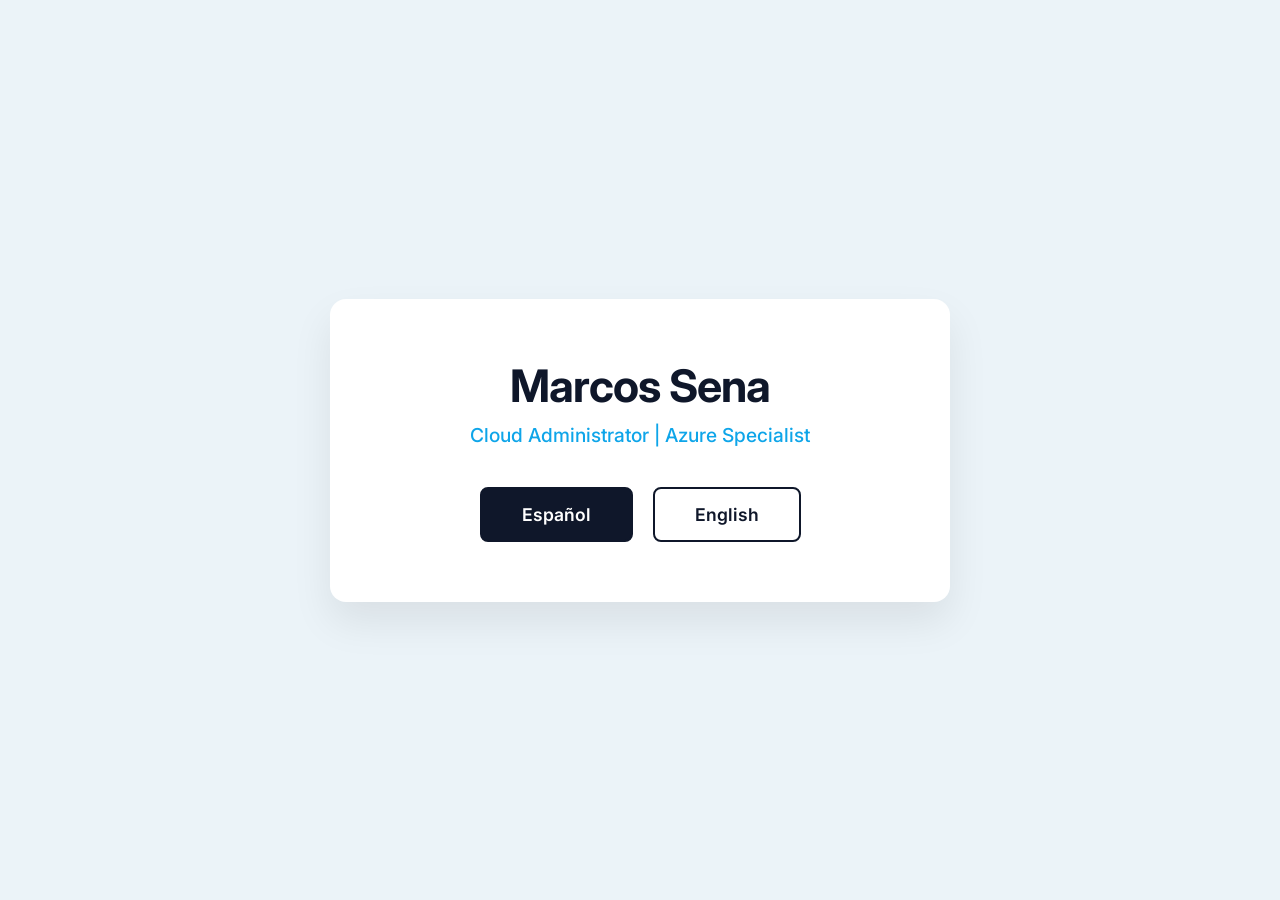
<file: FrontEnd/index.html>
<!DOCTYPE html>
<html lang="es">
<head>
    <meta charset="UTF-8">
    <meta name="viewport" content="width=device-width, initial-scale=1.0">
    <title>Marcos Sena - Cloud Administrator</title>
    <link href="https://fonts.googleapis.com/css2?family=Inter:wght@300;400;500;600;700&display=swap" rel="stylesheet">
    <link rel="icon" href="data:image/svg+xml,<svg xmlns=%22http://www.w3.org/2000/svg%22 viewBox=%220 0 100 100%22><text y=%22.9em%22 font-size=%2290%22>☁️</text></svg>">
    <style>
        body {
            font-family: 'Inter', sans-serif;
            background-color: #ebf3f8;
            margin: 0;
            height: 100vh;
            display: flex;
            align-items: center;
            justify-content: center;
            color: #0f172a;
        }
        .splash-card {
            background-color: #ffffff;
            padding: 60px;
            border-radius: 16px;
            box-shadow: 0 20px 40px rgba(0, 0, 0, 0.08);
            text-align: center;
            max-width: 500px;
            width: 90%;
            animation: fadeIn 0.8s ease-out;
        }
        @keyframes fadeIn {
            from { opacity: 0; transform: translateY(20px); }
            to { opacity: 1; transform: translateY(0); }
        }
        h1 {
            font-size: 2.8em;
            margin: 0 0 10px 0;
            letter-spacing: -1px;
        }
        p {
            font-size: 1.2em;
            color: #0ea5e9;
            font-weight: 500;
            margin: 0 0 40px 0;
        }
        .btn-group {
            display: flex;
            gap: 20px;
            justify-content: center;
            flex-wrap: wrap;
        }
        .btn {
            display: inline-block;
            padding: 15px 40px;
            font-size: 1.1em;
            font-weight: 600;
            text-decoration: none;
            border-radius: 8px;
            transition: all 0.3s ease;
        }
        .btn-es {
            background-color: #0f172a;
            color: #ffffff;
            border: 2px solid #0f172a;
        }
        .btn-es:hover {
            background-color: #1e293b;
            transform: translateY(-2px);
            box-shadow: 0 10px 20px rgba(15, 23, 42, 0.2);
        }
        .btn-en {
            background-color: transparent;
            color: #0f172a;
            border: 2px solid #0f172a;
        }
        .btn-en:hover {
            background-color: #f8fafc;
            transform: translateY(-2px);
            box-shadow: 0 10px 20px rgba(15, 23, 42, 0.1);
        }
    </style>
</head>
<body>
    <div class="splash-card">
        <h1>Marcos Sena</h1>
        <p>Cloud Administrator | Azure Specialist</p>
        <div class="btn-group">
            <a href="resume-es.html" class="btn btn-es">Español</a>
            <a href="resume-en.html" class="btn btn-en">English</a>
        </div>
    </div>
</body>
</html>
</file>
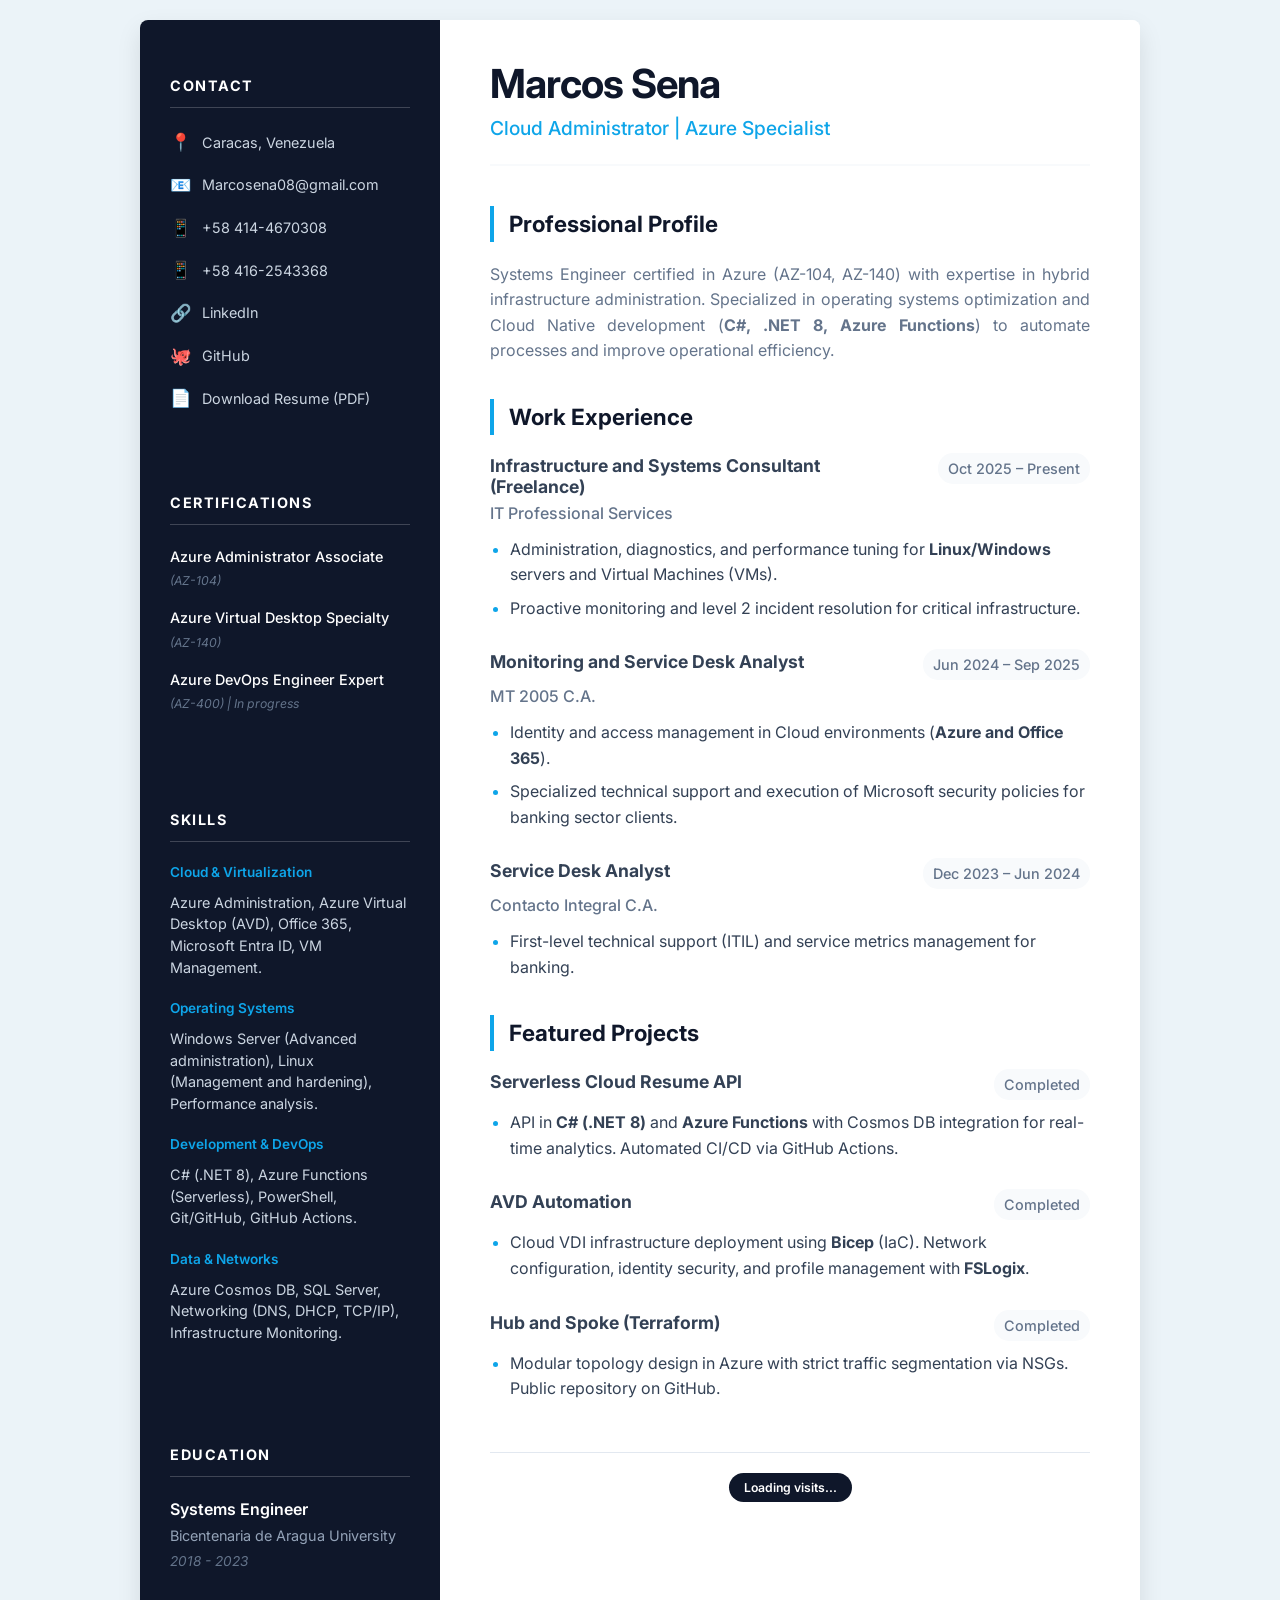
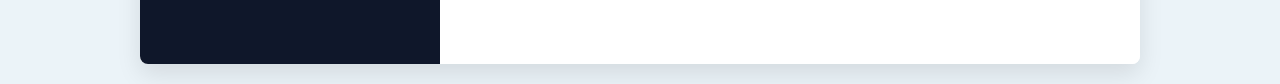
<file: FrontEnd/resume-en.html>
<!DOCTYPE html>
<html lang="en">

<head>
    <meta charset="UTF-8">
    <meta name="viewport" content="width=device-width, initial-scale=1.0">
    <title>Resume - Marcos Sena</title>
    <link rel="stylesheet" href="style.css">
    <link rel="icon"
        href="data:image/svg+xml,<svg xmlns=%22http://www.w3.org/2000/svg%22 viewBox=%220 0 100 100%22><text y=%22.9em%22 font-size=%2290%22>☁️</text></svg>">
</head>

<body>
    <div class="resume-container">
        <!-- Sidebar (Left Column) -->
        <aside class="sidebar">
            <section>
                <h3>Contact</h3>
                <div class="contact-info">
                    <div class="contact-item">
                        <span>📍</span> Caracas, Venezuela
                    </div>
                    <a href="mailto:Marcosena08@gmail.com" class="contact-item">
                        <span>📧</span> Marcosena08@gmail.com
                    </a>
                    <a href="tel:+584144670308" class="contact-item">
                        <span>📱</span> +58 414-4670308
                    </a>
                    <a href="tel:+584162543368" class="contact-item">
                        <span>📱</span> +58 416-2543368
                    </a>
                    <a href="https://www.linkedin.com/in/marcos-sena-954158252" target="_blank" class="contact-item">
                        <span>🔗</span> LinkedIn
                    </a>
                    <a href="https://github.com/Manicrai" class="contact-item">
                        <span>🐙</span> GitHub
                    </a>
                    <a href="#" onclick="window.print(); return false;" class="contact-item download-btn">
                        <span>📄</span> Download Resume (PDF)
                    </a>
                </div>
            </section>

            <section>
                <h3>Certifications</h3>
                <div class="cert-item">
                    <span class="cert-name">Azure Administrator Associate</span>
                    <span class="year">(AZ-104)</span>
                </div>
                <div class="cert-item">
                    <span class="cert-name">Azure Virtual Desktop Specialty</span>
                    <span class="year">(AZ-140)</span>
                </div>
                <div class="cert-item">
                    <span class="cert-name">Azure DevOps Engineer Expert</span>
                    <span class="year">(AZ-400) | In progress</span>
                </div>
            </section>

            <section>
                <h3>Skills</h3>

                <div class="skill-category">
                    <span class="category-title">Cloud & Virtualization</span>
                    <div class="skill-list">
                        Azure Administration, Azure Virtual Desktop (AVD), Office 365, Microsoft Entra ID, VM Management.
                    </div>
                </div>

                <div class="skill-category">
                    <span class="category-title">Operating Systems</span>
                    <div class="skill-list">
                        Windows Server (Advanced administration), Linux (Management and hardening), Performance analysis.
                    </div>
                </div>

                <div class="skill-category">
                    <span class="category-title">Development & DevOps</span>
                    <div class="skill-list">
                        C# (.NET 8), Azure Functions (Serverless), PowerShell, Git/GitHub, GitHub Actions.
                    </div>
                </div>

                <div class="skill-category">
                    <span class="category-title">Data & Networks</span>
                    <div class="skill-list">
                        Azure Cosmos DB, SQL Server, Networking (DNS, DHCP, TCP/IP), Infrastructure Monitoring.
                    </div>
                </div>
            </section>

            <section>
                <h3>Education</h3>
                <div class="education-item">
                    <span class="degree">Systems Engineer</span>
                    <span class="school">Bicentenaria de Aragua University</span>
                    <span class="year">2018 - 2023</span>
                </div>
            </section>
        </aside>

        <!-- Main Content (Right Column) -->
        <main class="main-content">
            <header>
                <h1>Marcos Sena</h1>
                <div class="job-headline">Cloud Administrator | Azure Specialist</div>
            </header>

            <section>
                <h2>Professional Profile</h2>
                <p class="profile-text">
                    Systems Engineer certified in Azure (AZ-104, AZ-140) with expertise in hybrid infrastructure administration. Specialized in operating systems optimization and Cloud Native development (<strong>C#, .NET 8, Azure Functions</strong>) to automate processes and improve operational efficiency.
                </p>
            </section>

            <section>
                <h2>Work Experience</h2>

                <div class="experience-item">
                    <div class="job-header">
                        <div class="job-role">Infrastructure and Systems Consultant (Freelance)</div>
                        <div class="date">Oct 2025 – Present</div>
                    </div>
                    <div class="company">IT Professional Services</div>
                    <ul class="description-list">
                        <li>Administration, diagnostics, and performance tuning for <strong>Linux/Windows</strong> servers and Virtual Machines (VMs).</li>
                        <li>Proactive monitoring and level 2 incident resolution for critical infrastructure.</li>
                    </ul>
                </div>

                <div class="experience-item">
                    <div class="job-header">
                        <div class="job-role">Monitoring and Service Desk Analyst</div>
                        <div class="date">Jun 2024 – Sep 2025</div>
                    </div>
                    <div class="company">MT 2005 C.A.</div>
                    <ul class="description-list">
                        <li>Identity and access management in Cloud environments (<strong>Azure and Office 365</strong>).</li>
                        <li>Specialized technical support and execution of Microsoft security policies for banking sector clients.</li>
                    </ul>
                </div>

                <div class="experience-item">
                    <div class="job-header">
                        <div class="job-role">Service Desk Analyst</div>
                        <div class="date">Dec 2023 – Jun 2024</div>
                    </div>
                    <div class="company">Contacto Integral C.A.</div>
                    <ul class="description-list">
                        <li>First-level technical support (ITIL) and service metrics management for banking.</li>
                    </ul>
                </div>
            </section>

            <section>
                <h2>Featured Projects</h2>
                <div class="project-item">
                    <div class="job-header">
                        <div class="job-role">Serverless Cloud Resume API</div>
                        <div class="date">Completed</div>
                    </div>
                    <ul class="description-list">
                        <li>API in <strong>C# (.NET 8)</strong> and <strong>Azure Functions</strong> with Cosmos DB integration for real-time analytics. Automated CI/CD via GitHub Actions.</li>
                    </ul>
                </div>

                <div class="project-item">
                    <div class="job-header">
                        <div class="job-role">AVD Automation</div>
                        <div class="date">Completed</div>
                    </div>
                    <ul class="description-list">
                        <li>Cloud VDI infrastructure deployment using <strong>Bicep</strong> (IaC). Network configuration, identity security, and profile management with <strong>FSLogix</strong>.</li>
                    </ul>
                </div>

                <div class="project-item">
                    <div class="job-header">
                        <div class="job-role">Hub and Spoke (Terraform)</div>
                        <div class="date">Completed</div>
                    </div>
                    <ul class="description-list">
                        <li>Modular topology design in Azure with strict traffic segmentation via NSGs. Public repository on GitHub.</li>
                    </ul>
                </div>
            </section>

            <div class="footer">
                <span id="counter" class="visitor-badge">Loading visits...</span>
            </div>
        </main>
    </div>
    <script src="main.js"></script>
</body>

</html>
</file>
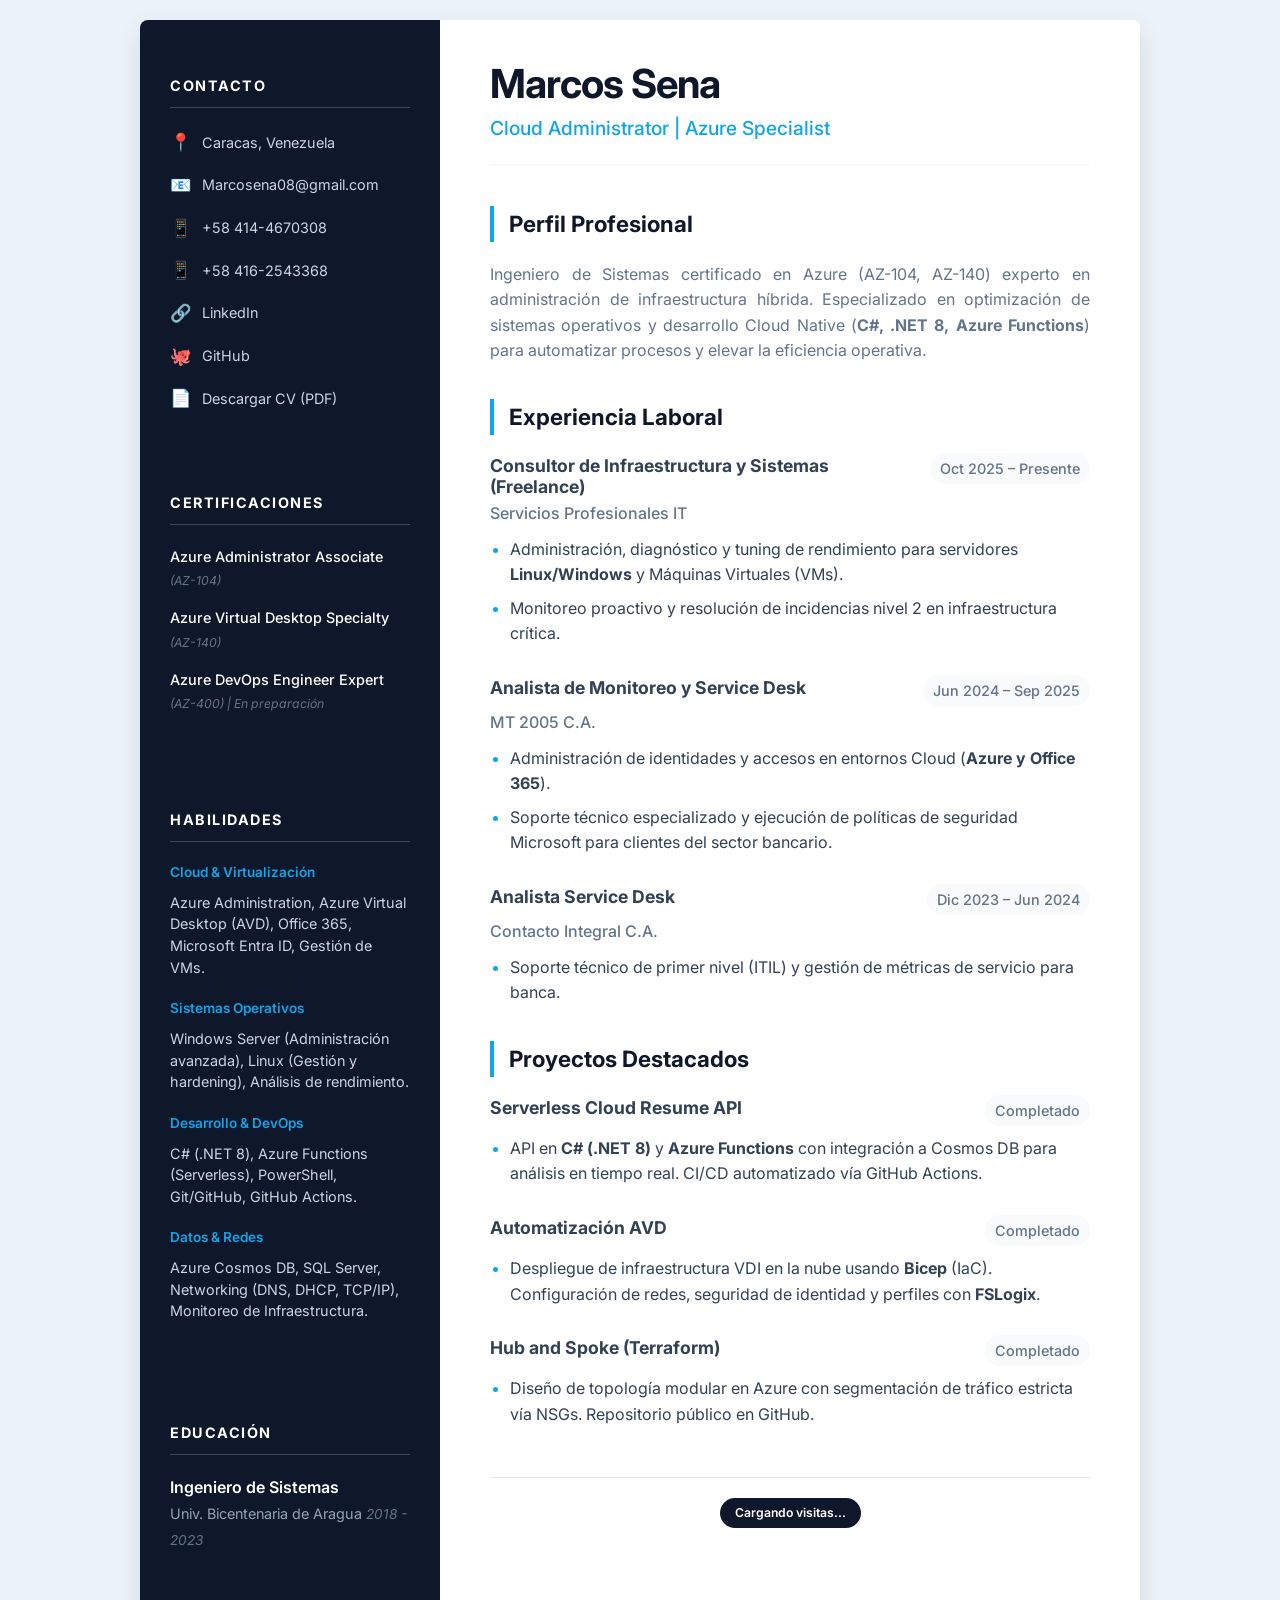
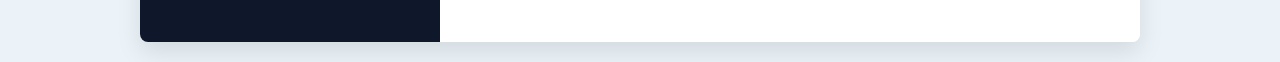
<file: FrontEnd/resume-es.html>
<!DOCTYPE html>
<html lang="es">

<head>
    <meta charset="UTF-8">
    <meta name="viewport" content="width=device-width, initial-scale=1.0">
    <title>CV - Marcos Sena</title>
    <link rel="stylesheet" href="style.css">
    <link rel="icon"
        href="data:image/svg+xml,<svg xmlns=%22http://www.w3.org/2000/svg%22 viewBox=%220 0 100 100%22><text y=%22.9em%22 font-size=%2290%22>☁️</text></svg>">
</head>

<body>
    <div class="resume-container">
        <!-- Sidebar (Left Column) -->
        <aside class="sidebar">
            <section>
                <h3>Contacto</h3>
                <div class="contact-info">
                    <div class="contact-item">
                        <span>📍</span> Caracas, Venezuela
                    </div>
                    <a href="mailto:Marcosena08@gmail.com" class="contact-item">
                        <span>📧</span> Marcosena08@gmail.com
                    </a>
                    <a href="tel:+584144670308" class="contact-item">
                        <span>📱</span> +58 414-4670308
                    </a>
                    <a href="tel:+584162543368" class="contact-item">
                        <span>📱</span> +58 416-2543368
                    </a>
                    <a href="https://www.linkedin.com/in/marcos-sena-954158252" target="_blank" class="contact-item">
                        <span>🔗</span> LinkedIn
                    </a>
                    <a href="https://github.com/Manicrai" class="contact-item">
                        <span>🐙</span> GitHub
                    </a>
                    <a href="#" onclick="window.print(); return false;" class="contact-item download-btn">
                        <span>📄</span> Descargar CV (PDF)
                    </a>
                </div>
            </section>

            <section>
                <h3>Certificaciones</h3>
                <div class="cert-item">
                    <span class="cert-name">Azure Administrator Associate</span>
                    <span class="year">(AZ-104)</span>
                </div>
                <div class="cert-item">
                    <span class="cert-name">Azure Virtual Desktop Specialty</span>
                    <span class="year">(AZ-140)</span>
                </div>
                <div class="cert-item">
                    <span class="cert-name">Azure DevOps Engineer Expert</span>
                    <span class="year">(AZ-400) | En preparación</span>
                </div>
            </section>

            <section>
                <h3>Habilidades</h3>

                <div class="skill-category">
                    <span class="category-title">Cloud & Virtualización</span>
                    <div class="skill-list">
                        Azure Administration, Azure Virtual Desktop (AVD), Office 365, Microsoft Entra ID, Gestión de
                        VMs.
                    </div>
                </div>

                <div class="skill-category">
                    <span class="category-title">Sistemas Operativos</span>
                    <div class="skill-list">
                        Windows Server (Administración avanzada), Linux (Gestión y hardening), Análisis de rendimiento.
                    </div>
                </div>

                <div class="skill-category">
                    <span class="category-title">Desarrollo & DevOps</span>
                    <div class="skill-list">
                        C# (.NET 8), Azure Functions (Serverless), PowerShell, Git/GitHub, GitHub Actions.
                    </div>
                </div>

                <div class="skill-category">
                    <span class="category-title">Datos & Redes</span>
                    <div class="skill-list">
                        Azure Cosmos DB, SQL Server, Networking (DNS, DHCP, TCP/IP), Monitoreo de Infraestructura.
                    </div>
                </div>
            </section>

            <section>
                <h3>Educación</h3>
                <div class="education-item">
                    <span class="degree">Ingeniero de Sistemas</span>
                    <span class="school">Univ. Bicentenaria de Aragua</span>
                    <span class="year">2018 - 2023</span>
                </div>
            </section>
        </aside>

        <!-- Main Content (Right Column) -->
        <main class="main-content">
            <header>
                <h1>Marcos Sena</h1>
                <div class="job-headline">Cloud Administrator | Azure Specialist</div>
            </header>

            <section>
                <h2>Perfil Profesional</h2>
                <p class="profile-text">
                    Ingeniero de Sistemas certificado en Azure (AZ-104, AZ-140) experto en administración de infraestructura híbrida. Especializado en optimización de sistemas operativos y desarrollo Cloud Native (<strong>C#, .NET 8, Azure Functions</strong>) para automatizar procesos y elevar la eficiencia operativa.
                </p>
            </section>

            <section>
                <h2>Experiencia Laboral</h2>

                <div class="experience-item">
                    <div class="job-header">
                        <div class="job-role">Consultor de Infraestructura y Sistemas (Freelance)</div>
                        <div class="date">Oct 2025 – Presente</div>
                    </div>
                    <div class="company">Servicios Profesionales IT</div>
                    <ul class="description-list">
                        <li>Administración, diagnóstico y tuning de rendimiento para servidores <strong>Linux/Windows</strong> y Máquinas Virtuales (VMs).</li>
                        <li>Monitoreo proactivo y resolución de incidencias nivel 2 en infraestructura crítica.</li>
                    </ul>
                </div>

                <div class="experience-item">
                    <div class="job-header">
                        <div class="job-role">Analista de Monitoreo y Service Desk</div>
                        <div class="date">Jun 2024 – Sep 2025</div>
                    </div>
                    <div class="company">MT 2005 C.A.</div>
                    <ul class="description-list">
                        <li>Administración de identidades y accesos en entornos Cloud (<strong>Azure y Office 365</strong>).</li>
                        <li>Soporte técnico especializado y ejecución de políticas de seguridad Microsoft para clientes del sector bancario.</li>
                    </ul>
                </div>

                <div class="experience-item">
                    <div class="job-header">
                        <div class="job-role">Analista Service Desk</div>
                        <div class="date">Dic 2023 – Jun 2024</div>
                    </div>
                    <div class="company">Contacto Integral C.A.</div>
                    <ul class="description-list">
                        <li>Soporte técnico de primer nivel (ITIL) y gestión de métricas de servicio para banca.</li>
                    </ul>
                </div>
            </section>

            <section>
                <h2>Proyectos Destacados</h2>
                <div class="project-item">
                    <div class="job-header">
                        <div class="job-role">Serverless Cloud Resume API</div>
                        <div class="date">Completado</div>
                    </div>
                    <ul class="description-list">
                        <li>API en <strong>C# (.NET 8)</strong> y <strong>Azure Functions</strong> con integración a Cosmos DB para análisis en tiempo real. CI/CD automatizado vía GitHub Actions.</li>
                    </ul>
                </div>

                <div class="project-item">
                    <div class="job-header">
                        <div class="job-role">Automatización AVD</div>
                        <div class="date">Completado</div>
                    </div>
                    <ul class="description-list">
                        <li>Despliegue de infraestructura VDI en la nube usando <strong>Bicep</strong> (IaC). Configuración de redes, seguridad de identidad y perfiles con <strong>FSLogix</strong>.</li>
                    </ul>
                </div>

                <div class="project-item">
                    <div class="job-header">
                        <div class="job-role">Hub and Spoke (Terraform)</div>
                        <div class="date">Completado</div>
                    </div>
                    <ul class="description-list">
                        <li>Diseño de topología modular en Azure con segmentación de tráfico estricta vía NSGs. Repositorio público en GitHub.</li>
                    </ul>
                </div>
            </section>

            <div class="footer">
                <span id="counter" class="visitor-badge">Cargando visitas...</span>
            </div>
        </main>
    </div>
    <script src="main.js"></script>
</body>

</html>
</file>
<file: FrontEnd/style.css>
@import url('https://fonts.googleapis.com/css2?family=Inter:wght@300;400;500;600;700&display=swap');

:root {
    --primary-color: #0f172a;
    /* Dark Navy/Slate */
    --accent-color: #0ea5e9;
    /* Sky Blue */
    --text-primary: #334155;
    --text-secondary: #64748b;
    --light-bg: #f8fafc;
    --white: #ffffff;
    --border-color: #e2e8f0;
}

* {
    box-sizing: border-box;
}

body {
    font-family: 'Inter', sans-serif;
    background-color: #ebf3f8;
    /* Soft blue-grey background for the page */
    color: var(--text-primary);
    margin: 0;
    padding: 20px;
    display: flex;
    justify-content: center;
    line-height: 1.6;
}

.resume-container {
    background-color: var(--white);
    width: 100%;
    max-width: 1000px;
    box-shadow: 0 10px 25px rgba(0, 0, 0, 0.1);
    display: grid;
    grid-template-columns: 300px 1fr;
    /* Sidebar | Main Content */
    border-radius: 8px;
    overflow: hidden;
}

/* Sidebar Styles */
.sidebar {
    background-color: var(--primary-color);
    color: #e2e8f0;
    padding: 40px 30px;
    display: flex;
    flex-direction: column;
    gap: 30px;
}

.sidebar h3 {
    color: var(--white);
    text-transform: uppercase;
    font-size: 0.9em;
    letter-spacing: 1.5px;
    border-bottom: 1px solid rgba(255, 255, 255, 0.2);
    padding-bottom: 10px;
    margin-bottom: 20px;
}

.contact-info {
    display: flex;
    flex-direction: column;
    gap: 15px;
    font-size: 0.9em;
}

.contact-item {
    display: flex;
    align-items: center;
    gap: 10px;
    color: #cbd5e1;
    text-decoration: none;
    transition: color 0.2s;
}

.contact-item:hover {
    color: var(--accent-color);
}

.contact-item span {
    font-size: 1.2em;
    /* Emoji size */
}

.education-item {
    margin-bottom: 15px;
}

.degree {
    font-weight: 600;
    color: var(--white);
    display: block;
}

.school {
    font-size: 0.9em;
    color: #94a3b8;
}

.year {
    font-size: 0.85em;
    color: #64748b;
    font-style: italic;
}

.skill-category {
    margin-bottom: 20px;
}

.category-title {
    font-size: 0.85em;
    font-weight: 600;
    color: var(--accent-color);
    margin-bottom: 8px;
    display: block;
}

.skill-list {
    font-size: 0.9em;
    color: #cbd5e1;
    line-height: 1.5;
}

.cert-item {
    margin-bottom: 15px;
    font-size: 0.9em;
}

.cert-name {
    display: block;
    color: var(--white);
    font-weight: 500;
}

/* Main Content Styles */
.main-content {
    padding: 40px 50px;
    background-color: var(--white);
}

header {
    margin-bottom: 40px;
    border-bottom: 2px solid var(--light-bg);
    padding-bottom: 20px;
}

h1 {
    font-size: 2.5em;
    margin: 0;
    color: var(--primary-color);
    letter-spacing: -1px;
    line-height: 1.2;
}

.job-headline {
    font-size: 1.2em;
    color: var(--accent-color);
    font-weight: 500;
    margin-top: 5px;
}

section {
    margin-bottom: 35px;
}

h2 {
    color: var(--primary-color);
    font-size: 1.4em;
    border-left: 4px solid var(--accent-color);
    padding-left: 15px;
    margin-bottom: 20px;
}

.profile-text {
    color: var(--text-secondary);
    text-align: justify;
}

.experience-item,
.project-item {
    margin-bottom: 30px;
}

.job-header {
    display: flex;
    justify-content: space-between;
    align-items: flex-start;
    /* Align top in case title wraps */
    margin-bottom: 4px;
    gap: 20px;
    /* Force space between title and date */
}

.job-role {
    font-size: 1.1em;
    font-weight: 700;
    color: var(--text-primary);
    line-height: 1.2;
}

.company {
    font-size: 1em;
    color: var(--text-secondary);
    font-weight: 500;
    margin-bottom: 8px;
    /* Added spacing before the list */
    display: block;
}

.date {
    font-size: 0.9em;
    color: var(--text-secondary);
    background: var(--light-bg);
    padding: 4px 10px;
    border-radius: 15px;
    font-weight: 500;
    white-space: nowrap;
    /* Prevent date text from breaking */
    flex-shrink: 0;
    /* Prevent date badge from shrinking/disappearing */
    margin-top: -2px;
    /* Optical alignment with title */
}

.description-list {
    padding-left: 20px;
    margin-top: 10px;
}

.description-list li {
    margin-bottom: 8px;
    color: var(--text-primary);
}

.description-list li::marker {
    color: var(--accent-color);
}

/* Footer & Counter */
.footer {
    margin-top: 50px;
    border-top: 1px solid var(--border-color);
    padding-top: 20px;
    text-align: center;
    font-size: 0.9em;
    color: var(--text-secondary);
}

.visitor-badge {
    display: inline-block;
    background: var(--primary-color);
    color: var(--white);
    padding: 5px 15px;
    border-radius: 20px;
    font-size: 0.85em;
    font-weight: 600;
}

/* Responsive Design */
@media screen and (max-width: 768px) {
    .resume-container {
        grid-template-columns: 1fr;
    }

    .sidebar {
        padding: 30px;
        order: 2;
    }

    header {
        text-align: center;
    }

    .job-header {
        flex-direction: column;
        gap: 5px;
    }

    .main-content {
        padding: 30px;
    }
}

/* Print Styles for PDF Saving */
@media print {
    @page {
        margin: 0;
        size: A4 portrait;
    }

    body {
        background-color: var(--white);
        padding: 0;
        margin: 0;
        font-size: 10.5px !important; /* Scale down to ensure 1-page fit */
        line-height: 1.4 !important;
    }

    .resume-container {
        box-shadow: none;
        width: 100% !important;
        max-width: 100% !important;
        grid-template-columns: 30% 70% !important; /* Exact 300/1000 proportion from screen */
        border-radius: 0;
        margin: 0;
        min-height: 100vh;
    }

    .sidebar {
        padding: 30px 20px !important; /* Scaled down */
        background-color: var(--primary-color) !important;
        color: #e2e8f0 !important;
        gap: 15px !important; /* Reduced from 30px */
        order: 0 !important; /* Ensure it stays on the left */
    }

    .main-content {
        padding: 30px 35px !important; /* Scaled down */
    }

    header {
        margin-bottom: 20px !important;
        padding-bottom: 12px !important;
    }

    section {
        margin-bottom: 18px !important;
    }

    .experience-item,
    .project-item {
        margin-bottom: 15px !important;
    }

    h1 {
        font-size: 2.4em !important; 
        margin-bottom: 5px !important;
    }

    .job-headline {
        font-size: 1.2em !important;
        margin-top: 0 !important;
    }

    h2 {
        font-size: 1.4em !important;
        margin-bottom: 10px !important;
        padding-left: 10px !important;
    }

    .job-header {
        margin-bottom: 2px !important;
        gap: 10px !important;
    }

    .job-role {
        font-size: 1.1em !important;
    }

    .company {
        margin-bottom: 4px !important;
        font-size: 1em !important;
    }

    .date {
        padding: 2px 8px !important;
        font-size: 0.9em !important;
    }

    /* Reduce spacing in lists */
    .description-list {
        margin-top: 4px !important;
        padding-left: 15px !important;
    }

    .description-list li {
        margin-bottom: 3px !important;
    }

    /* Sidebar adjustments */
    .sidebar h3 {
        margin-bottom: 10px !important;
        padding-bottom: 5px !important;
        font-size: 1.1em !important;
    }

    .contact-info {
        gap: 8px !important; 
    }

    .contact-item span {
        font-size: 1.1em !important;
    }

    .skill-category {
        margin-bottom: 12px !important;
    }

    .category-title {
        margin-bottom: 4px !important;
    }

    .cert-item, .education-item {
        margin-bottom: 8px !important; 
    }

    /* Prevent page breaks inside items */
    .experience-item,
    .project-item,
    .skill-category,
    section {
        page-break-inside: avoid;
        break-inside: avoid;
    }

    /* Hide elements not needed in PDF */
    .download-btn,
    .footer {
        display: none !important;
    }

    /* Ensure colors print correctly */
    * {
        -webkit-print-color-adjust: exact !important;
        print-color-adjust: exact !important;
        color-adjust: exact !important;
    }
}
</file>
